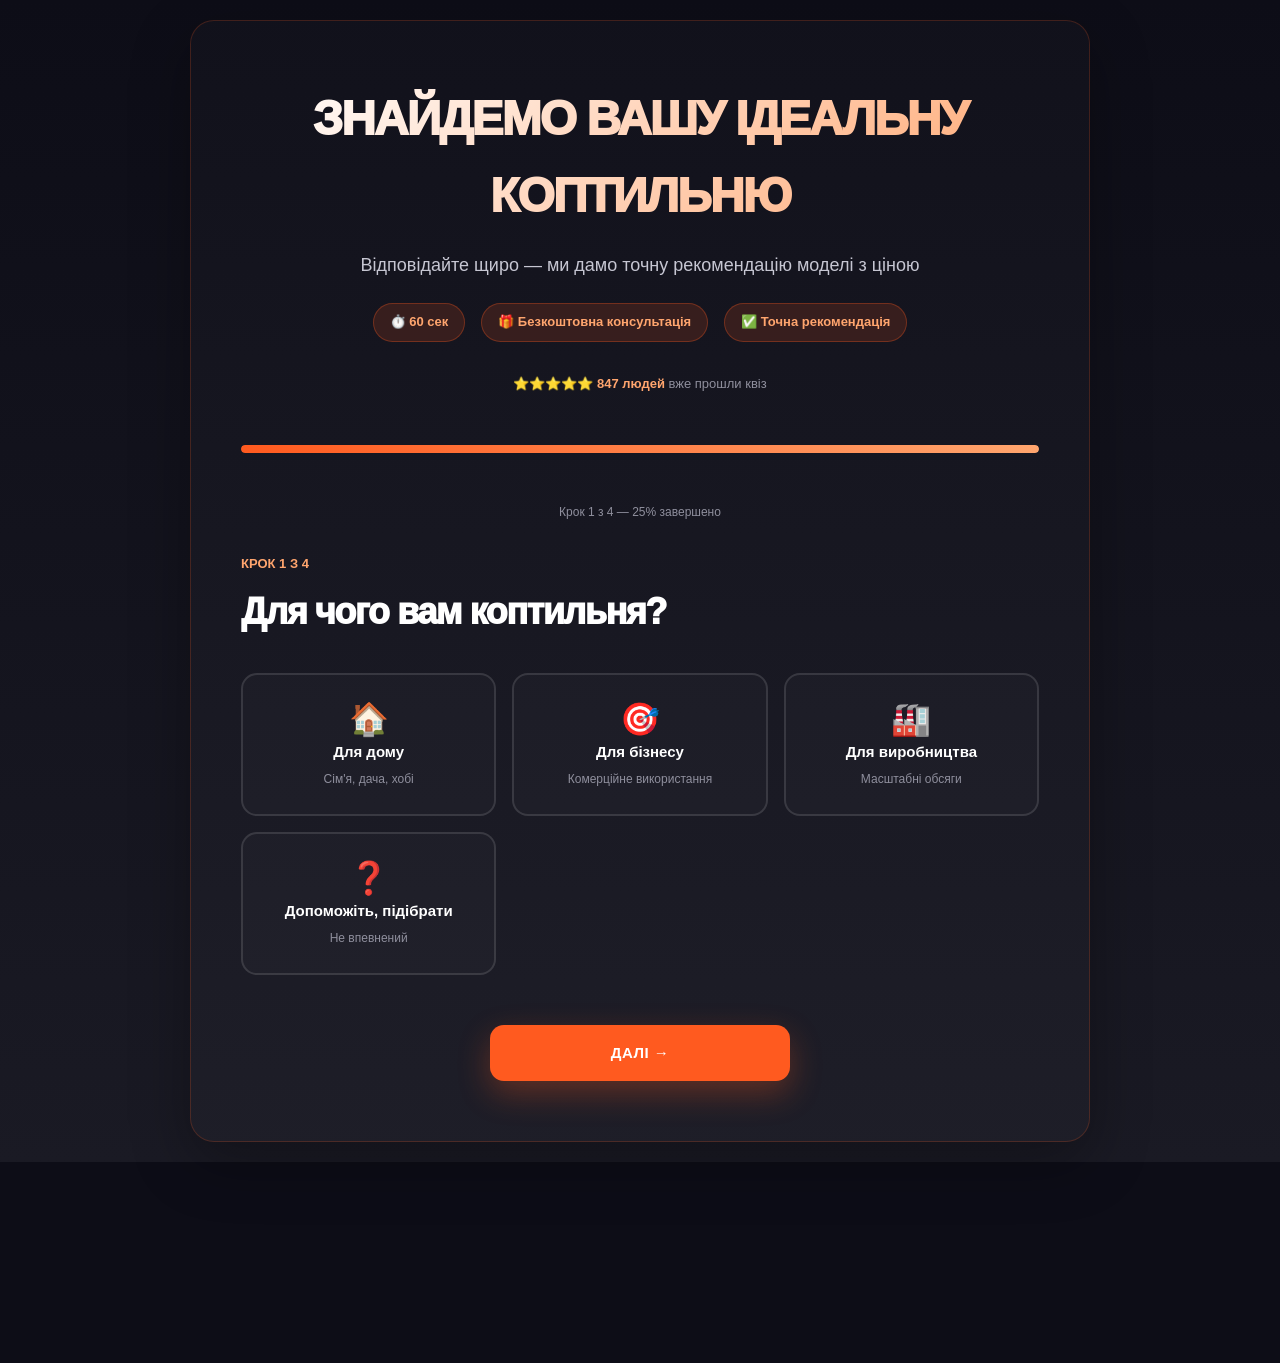
<file: landing-preview/quiz-demo.html>
<!DOCTYPE html>
<html lang="uk">
<head>
  <meta charset="UTF-8">
  <meta name="viewport" content="width=device-width, initial-scale=1.0">
  <title>Drevos Quiz — Знайдемо вашу ідеальну коптильню</title>
  <style>
    * {
      box-sizing: border-box;
    }

    body {
      margin: 0;
      padding: 0;
      background: #0d0d17;
      color: #fff;
      font-family: Inter, -apple-system, BlinkMacSystemFont, Segoe UI, sans-serif;
      line-height: 1.6;
    }

    .quiz-wrapper {
      min-height: 100vh;
      display: flex;
      align-items: center;
      justify-content: center;
      padding: 20px;
      background: linear-gradient(180deg, #0d0d17 0%, #1a1a24 100%);
    }

    .quiz-container {
      width: 100%;
      max-width: 900px;
      background: rgba(255,255,255,0.02);
      border: 1px solid rgba(255,90,31,0.2);
      border-radius: 24px;
      padding: 60px 50px;
      box-shadow: 0 20px 60px rgba(0,0,0,0.3);
    }

    /* Header */
    .quiz-header {
      text-align: center;
      margin-bottom: 50px;
    }

    .quiz-header h1 {
      margin: 0 0 16px;
      font-size: clamp(32px, 5vw, 48px);
      font-weight: 1000;
      letter-spacing: -0.04em;
      text-transform: uppercase;
      background: linear-gradient(135deg, #fff 0%, #ffa56e 100%);
      -webkit-background-clip: text;
      -webkit-text-fill-color: transparent;
      background-clip: text;
    }

    .quiz-header p {
      margin: 0 0 24px;
      color: #c6c6d2;
      font-size: 18px;
      max-width: 600px;
      margin-left: auto;
      margin-right: auto;
    }

    .quiz-badges {
      display: flex;
      gap: 16px;
      justify-content: center;
      flex-wrap: wrap;
      margin-bottom: 32px;
    }

    .badge {
      display: inline-flex;
      align-items: center;
      gap: 6px;
      padding: 8px 16px;
      background: rgba(255,90,31,0.15);
      border: 1px solid rgba(255,90,31,0.3);
      border-radius: 999px;
      font-size: 13px;
      font-weight: 700;
      color: #ffa56e;
    }

    .social-proof {
      text-align: center;
      color: #8f8f9d;
      font-size: 13px;
      margin-bottom: 32px;
    }

    .social-proof strong {
      color: #ffa56e;
      font-weight: 900;
    }

    /* Progress Bar */
    .quiz-progress {
      width: 100%;
      height: 8px;
      background: rgba(255,255,255,0.08);
      border-radius: 999px;
      overflow: hidden;
      margin-bottom: 50px;
    }

    .quiz-progress-bar {
      height: 100%;
      background: linear-gradient(90deg, #ff5a1f 0%, #ffa56e 100%);
      transition: width 0.4s cubic-bezier(0.34, 1.56, 0.64, 1);
      border-radius: 999px;
      box-shadow: 0 0 20px rgba(255,90,31,0.5);
    }

    .progress-text {
      text-align: center;
      font-size: 12px;
      color: #8f8f9d;
      margin-top: 8px;
      margin-bottom: 32px;
    }

    /* Questions */
    .quiz-questions {
      min-height: 400px;
      position: relative;
    }

    .quiz-question {
      opacity: 0;
      transform: translateY(20px);
      transition: all 0.3s ease;
      pointer-events: none;
      position: absolute;
      width: 100%;
    }

    .quiz-question.active {
      opacity: 1;
      transform: translateY(0);
      pointer-events: auto;
      position: relative;
      animation: slideIn 0.4s ease;
    }

    @keyframes slideIn {
      from {
        opacity: 0;
        transform: translateY(20px);
      }
      to {
        opacity: 1;
        transform: translateY(0);
      }
    }

    .quiz-question h2 {
      margin: 0 0 32px;
      font-size: clamp(24px, 3vw, 36px);
      font-weight: 1000;
      letter-spacing: -0.04em;
    }

    .quiz-step {
      font-size: 13px;
      color: #ffa56e;
      font-weight: 900;
      margin-bottom: 8px;
      text-transform: uppercase;
    }

    /* Options Grid */
    .quiz-options {
      display: grid;
      grid-template-columns: repeat(auto-fit, minmax(220px, 1fr));
      gap: 16px;
    }

    .quiz-option {
      padding: 28px 24px;
      border: 2px solid rgba(255,255,255,0.12);
      border-radius: 16px;
      background: rgba(255,255,255,0.02);
      color: #fff;
      cursor: pointer;
      transition: all 0.25s ease;
      display: flex;
      flex-direction: column;
      align-items: center;
      justify-content: center;
      gap: 12px;
      text-align: center;
      font-weight: 700;
      font-size: 15px;
      position: relative;
      overflow: hidden;
    }

    .quiz-option::before {
      content: '';
      position: absolute;
      inset: 0;
      background: linear-gradient(135deg, rgba(255,90,31,0.1) 0%, transparent 100%);
      opacity: 0;
      transition: opacity 0.25s ease;
      z-index: 0;
    }

    .quiz-option-content {
      position: relative;
      z-index: 1;
      display: flex;
      flex-direction: column;
      align-items: center;
      gap: 8px;
      width: 100%;
    }

    .quiz-option-icon {
      font-size: 32px;
      line-height: 1;
      transition: transform 0.25s ease;
    }

    .quiz-option-text {
      display: block;
    }

    .quiz-option-subtext {
      font-size: 12px;
      color: #8f8f9d;
      font-weight: 500;
      margin-top: 4px;
    }

    .quiz-option:hover {
      border-color: rgba(255,90,31,0.4);
      background: rgba(255,90,31,0.08);
      transform: translateY(-4px);
    }

    .quiz-option:hover::before {
      opacity: 1;
    }

    .quiz-option:hover .quiz-option-icon {
      transform: scale(1.15);
    }

    .quiz-option.selected {
      border-color: #ff5a1f;
      background: rgba(255,90,31,0.2);
      color: #ffa56e;
    }

    .quiz-option.selected::after {
      content: '✓';
      position: absolute;
      top: 10px;
      right: 12px;
      font-size: 20px;
      color: #ff5a1f;
      font-weight: 900;
      animation: checkPop 0.4s cubic-bezier(0.34, 1.56, 0.64, 1);
    }

    @keyframes checkPop {
      0% {
        transform: scale(0) rotate(-180deg);
        opacity: 0;
      }
      100% {
        transform: scale(1) rotate(0);
        opacity: 1;
      }
    }

    /* Results Screen */
    .quiz-results {
      display: none;
      text-align: center;
      animation: fadeIn 0.5s ease;
    }

    .quiz-results.active {
      display: block;
    }

    @keyframes fadeIn {
      from { opacity: 0; }
      to { opacity: 1; }
    }

    .results-icon {
      font-size: 80px;
      margin-bottom: 24px;
      animation: bounce 0.8s ease;
    }

    @keyframes bounce {
      0%, 100% { transform: translateY(0); }
      50% { transform: translateY(-20px); }
    }

    .results-title {
      font-size: 32px;
      font-weight: 1000;
      margin-bottom: 16px;
      color: #ffa56e;
    }

    .results-subtitle {
      font-size: 16px;
      color: #c6c6d2;
      margin-bottom: 32px;
    }

    .recommendation-box {
      background: linear-gradient(135deg, rgba(255,90,31,0.2) 0%, rgba(255,90,31,0.05) 100%);
      border: 2px solid rgba(255,90,31,0.3);
      border-radius: 18px;
      padding: 32px;
      margin-bottom: 32px;
      text-align: left;
    }

    .recommendation-model {
      font-size: 28px;
      font-weight: 1000;
      color: #ffa56e;
      margin-bottom: 8px;
    }

    .recommendation-spec {
      font-size: 14px;
      color: #8f8f9d;
      margin-bottom: 16px;
    }

    .recommendation-price {
      font-size: 18px;
      font-weight: 900;
      color: #fff;
      margin-bottom: 16px;
      padding: 12px;
      background: rgba(255,90,31,0.15);
      border-radius: 8px;
    }

    .recommendation-reason {
      font-size: 14px;
      color: #c6c6d2;
      line-height: 1.6;
      font-style: italic;
    }

    /* Contact Form */
    .contact-form {
      margin-bottom: 32px;
      text-align: left;
    }

    .contact-form h3 {
      margin: 0 0 16px;
      font-size: 18px;
      font-weight: 900;
      text-align: center;
    }

    .form-group {
      margin-bottom: 16px;
    }

    .form-group label {
      display: block;
      margin-bottom: 8px;
      font-size: 13px;
      font-weight: 700;
      color: #ffa56e;
    }

    .form-group input,
    .form-group select {
      width: 100%;
      padding: 14px 16px;
      border: 1px solid rgba(255,255,255,0.12);
      border-radius: 10px;
      background: rgba(255,255,255,0.04);
      color: #fff;
      font-size: 14px;
      font-family: inherit;
      transition: all 0.25s ease;
    }

    .form-group input:focus,
    .form-group select:focus {
      outline: none;
      border-color: rgba(255,90,31,0.5);
      background: rgba(255,90,31,0.1);
    }

    /* Buttons */
    .quiz-actions {
      display: flex;
      gap: 14px;
      justify-content: center;
      margin-top: 50px;
    }

    .btn {
      min-height: 56px;
      padding: 16px 32px;
      border: none;
      border-radius: 14px;
      font-size: 15px;
      font-weight: 900;
      text-transform: uppercase;
      letter-spacing: 0.03em;
      cursor: pointer;
      transition: all 0.25s ease;
      display: inline-flex;
      align-items: center;
      justify-content: center;
      gap: 8px;
    }

    .btn-next {
      background: #ff5a1f;
      color: #fff;
      flex: 1;
      max-width: 300px;
      box-shadow: 0 12px 32px rgba(255,90,31,0.3);
    }

    .btn-next:hover {
      background: #ff7a41;
      transform: translateY(-2px);
      box-shadow: 0 16px 40px rgba(255,90,31,0.4);
    }

    .btn-next:disabled {
      opacity: 0.5;
      cursor: not-allowed;
      transform: none;
    }

    .btn-back {
      background: transparent;
      color: #ffa56e;
      border: 2px solid rgba(255,90,31,0.3);
    }

    .btn-back:hover {
      border-color: rgba(255,90,31,0.6);
      background: rgba(255,90,31,0.1);
    }

    .btn-submit {
      background: #ff5a1f;
      color: #fff;
      width: 100%;
      max-width: 500px;
      font-size: 16px;
    }

    .btn-submit:hover {
      background: #ff7a41;
      transform: translateY(-2px);
    }

    /* Mobile */
    @media (max-width: 768px) {
      .quiz-container {
        padding: 40px 24px;
      }

      .quiz-header {
        margin-bottom: 40px;
      }

      .quiz-options {
        grid-template-columns: 1fr;
      }

      .quiz-option {
        padding: 24px 20px;
      }

      .quiz-actions {
        flex-direction: column;
      }

      .btn-next,
      .btn-submit {
        max-width: 100%;
      }

      .recommendation-box {
        padding: 24px;
      }
    }
  </style>
</head>
<body>
  <div class="quiz-wrapper">
    <div class="quiz-container">
      <!-- Header -->
      <div class="quiz-header">
        <h1>Знайдемо вашу ідеальну коптильню</h1>
        <p>Відповідайте щиро — ми дамо точну рекомендацію моделі з ціною</p>

        <div class="quiz-badges">
          <div class="badge">⏱️ 60 сек</div>
          <div class="badge">🎁 Безкоштовна консультація</div>
          <div class="badge">✅ Точна рекомендація</div>
        </div>

        <div class="social-proof">
          ⭐⭐⭐⭐⭐ <strong>847 людей</strong> вже прошли квіз
        </div>
      </div>

      <!-- Progress -->
      <div class="quiz-progress">
        <div class="quiz-progress-bar" id="progressBar"></div>
      </div>
      <div class="progress-text">
        <span id="progressText">Крок 1 з 4 — 25% завершено</span>
      </div>

      <!-- Questions -->
      <div class="quiz-questions">
        <!-- Q1 -->
        <div class="quiz-question active" data-question="1">
          <div class="quiz-step">Крок 1 з 4</div>
          <h2>Для чого вам коптильня?</h2>
          <div class="quiz-options">
            <button class="quiz-option" data-answer="home">
              <div class="quiz-option-content">
                <div class="quiz-option-icon">🏠</div>
                <div class="quiz-option-text">Для дому</div>
                <div class="quiz-option-subtext">Сім'я, дача, хобі</div>
              </div>
            </button>
            <button class="quiz-option" data-answer="craft">
              <div class="quiz-option-content">
                <div class="quiz-option-icon">🎯</div>
                <div class="quiz-option-text">Для бізнесу</div>
                <div class="quiz-option-subtext">Комерційне використання</div>
              </div>
            </button>
            <button class="quiz-option" data-answer="production">
              <div class="quiz-option-content">
                <div class="quiz-option-icon">🏭</div>
                <div class="quiz-option-text">Для виробництва</div>
                <div class="quiz-option-subtext">Масштабні обсяги</div>
              </div>
            </button>
            <button class="quiz-option" data-answer="help">
              <div class="quiz-option-content">
                <div class="quiz-option-icon">❓</div>
                <div class="quiz-option-text">Допоможіть, підібрати</div>
                <div class="quiz-option-subtext">Не впевнений</div>
              </div>
            </button>
          </div>
        </div>

        <!-- Q2 -->
        <div class="quiz-question" data-question="2">
          <div class="quiz-step">Крок 2 з 4</div>
          <h2>Що плануєте готувати?</h2>
          <div class="quiz-options">
            <button class="quiz-option" data-answer="fish">
              <div class="quiz-option-content">
                <div class="quiz-option-icon">🐟</div>
                <div class="quiz-option-text">Рибу</div>
              </div>
            </button>
            <button class="quiz-option" data-answer="sausage">
              <div class="quiz-option-content">
                <div class="quiz-option-icon">🌭</div>
                <div class="quiz-option-text">Колбасу</div>
              </div>
            </button>
            <button class="quiz-option" data-answer="meat">
              <div class="quiz-option-content">
                <div class="quiz-option-icon">🍖</div>
                <div class="quiz-option-text">М'ясо</div>
              </div>
            </button>
            <button class="quiz-option" data-answer="all">
              <div class="quiz-option-content">
                <div class="quiz-option-icon">✨</div>
                <div class="quiz-option-text">Всі підряд</div>
              </div>
            </button>
          </div>
        </div>

        <!-- Q3 -->
        <div class="quiz-question" data-question="3">
          <div class="quiz-step">Крок 3 з 4</div>
          <h2>Яке завантаження потрібне?</h2>
          <div class="quiz-options">
            <button class="quiz-option" data-answer="small">
              <div class="quiz-option-content">
                <div class="quiz-option-icon">📦</div>
                <div class="quiz-option-text">До 10 кг</div>
              </div>
            </button>
            <button class="quiz-option" data-answer="medium">
              <div class="quiz-option-content">
                <div class="quiz-option-icon">📦📦</div>
                <div class="quiz-option-text">До 30 кг</div>
              </div>
            </button>
            <button class="quiz-option" data-answer="large">
              <div class="quiz-option-content">
                <div class="quiz-option-icon">📦📦📦</div>
                <div class="quiz-option-text">До 100 кг</div>
              </div>
            </button>
          </div>
        </div>

        <!-- Q4 -->
        <div class="quiz-question" data-question="4">
          <div class="quiz-step">Крок 4 з 4</div>
          <h2>Як з вами зв'язатися?</h2>
          <div class="quiz-options">
            <button class="quiz-option" data-answer="telegram">
              <div class="quiz-option-content">
                <div class="quiz-option-icon">📱</div>
                <div class="quiz-option-text">Telegram</div>
                <div class="quiz-option-subtext">Мгновенно</div>
              </div>
            </button>
            <button class="quiz-option" data-answer="viber">
              <div class="quiz-option-content">
                <div class="quiz-option-icon">💬</div>
                <div class="quiz-option-text">Viber</div>
                <div class="quiz-option-subtext">Практично</div>
              </div>
            </button>
            <button class="quiz-option" data-answer="email">
              <div class="quiz-option-content">
                <div class="quiz-option-icon">📧</div>
                <div class="quiz-option-text">Email</div>
                <div class="quiz-option-subtext">Офіційно</div>
              </div>
            </button>
          </div>
        </div>
      </div>

      <!-- Results -->
      <div class="quiz-results" id="results">
        <div class="results-icon">✨</div>
        <div class="results-title">Готово!</div>
        <div class="results-subtitle">Ось ваша ідеальна коптильня:</div>

        <div class="recommendation-box" id="recommendationBox">
          <div class="recommendation-model">🔥 Drevos Family PRO</div>
          <div class="recommendation-spec">Вертикальна коптильня • Завантаження 20-25 кг</div>
          <div class="recommendation-price">Ціна: $1,299 USD</div>
          <div class="recommendation-reason" id="recommendationReason">
            "Ідеально для вас, бо ви хочете готувати рибу та м'ясо для сім'ї з максимальною якістю"
          </div>
        </div>

        <div class="contact-form">
          <h3>Отримайте каталог з деталями</h3>
          <form id="contactForm">
            <div class="form-group">
              <label>Ваше ім'я</label>
              <input type="text" placeholder="Іван Петренко" required>
            </div>
            <div class="form-group">
              <label>Ваш номер телефону</label>
              <input type="tel" placeholder="+380 (97) 123-45-67" required>
            </div>
            <div class="form-group">
              <label>Як з вами зв'язатися</label>
              <select required id="contactMethod">
                <option value="">Виберіть спосіб</option>
                <option value="telegram">Telegram</option>
                <option value="viber">Viber</option>
                <option value="email">Email</option>
              </select>
            </div>
            <button type="submit" class="btn btn-submit">📧 Отримати каталог + рекомендацію</button>
          </form>
        </div>

        <p style="color: #8f8f9d; font-size: 12px; margin-top: 24px;">
          ✅ Менеджер напише вам протягом 5 хвилин<br>
          🎁 + Безкоштовна консультація про запуск<br>
          🚀 Швидка обробка замовлення
        </p>
      </div>

      <!-- Actions -->
      <div class="quiz-actions">
        <button class="btn btn-back" id="backBtn" style="display: none;">← Назад</button>
        <button class="btn btn-next" id="nextBtn">Далі →</button>
      </div>
    </div>
  </div>

  <script>
    const quiz = {
      currentQuestion: 1,
      totalQuestions: 4,
      answers: {},

      init() {
        this.bindEvents();
      },

      bindEvents() {
        document.querySelectorAll('.quiz-option').forEach(btn => {
          btn.addEventListener('click', (e) => this.selectAnswer(e.target.closest('.quiz-option')));
        });

        document.getElementById('nextBtn').addEventListener('click', () => this.nextQuestion());
        document.getElementById('backBtn').addEventListener('click', () => this.prevQuestion());
        document.getElementById('contactForm').addEventListener('submit', (e) => this.submitForm(e));
      },

      selectAnswer(btn) {
        const question = btn.closest('.quiz-question');
        document.querySelectorAll(`[data-question="${question.dataset.question}"] .quiz-option`).forEach(b => b.classList.remove('selected'));
        btn.classList.add('selected');
        this.answers[question.dataset.question] = btn.dataset.answer;

        document.getElementById('nextBtn').disabled = false;
      },

      updateProgress() {
        const percent = (this.currentQuestion / this.totalQuestions) * 100;
        document.getElementById('progressBar').style.width = percent + '%';
        document.getElementById('progressText').textContent = `Крок ${this.currentQuestion} з ${this.totalQuestions} — ${Math.round(percent)}% завершено`;
      },

      showQuestion(num) {
        document.querySelectorAll('.quiz-question').forEach(q => q.classList.remove('active'));
        document.querySelector(`[data-question="${num}"]`).classList.add('active');
        document.getElementById('nextBtn').disabled = true;
        document.getElementById('nextBtn').textContent = num === this.totalQuestions ? '✅ Отримати рекомендацію' : 'Далі →';
        document.getElementById('backBtn').style.display = num > 1 ? 'block' : 'none';
        this.updateProgress();
      },

      nextQuestion() {
        if (this.currentQuestion < this.totalQuestions) {
          this.currentQuestion++;
          this.showQuestion(this.currentQuestion);
        } else {
          this.showResults();
        }
      },

      prevQuestion() {
        if (this.currentQuestion > 1) {
          this.currentQuestion--;
          this.showQuestion(this.currentQuestion);
        }
      },

      showResults() {
        document.querySelectorAll('.quiz-question').forEach(q => q.classList.remove('active'));
        document.getElementById('results').classList.add('active');
        document.querySelector('.quiz-actions').style.display = 'none';
        this.generateRecommendation();
      },

      generateRecommendation() {
        const recommendations = {
          'home|fish|small|telegram': { model: '🔥 Drevos Family 20', price: '$899', spec: 'Компактна • 5-20 кг' },
          'home|meat|medium|viber': { model: '🔥 Drevos Family PRO', price: '$1,299', spec: 'Вертикальна • 20-25 кг' },
          'craft|sausage|large|email': { model: '🔥 Drevos Big PRO', price: '$2,499', spec: 'Професійна • 50-60 кг' },
          'production|all|large|telegram': { model: '🔥 Drevos SK 100', price: '$4,999', spec: 'Індустріальна • 80-100 кг' },
        };

        const key = Object.keys(this.answers).sort().map(k => this.answers[k]).join('|');
        const rec = recommendations[key] || { model: '🔥 Drevos Family PRO', price: '$1,299', spec: 'Універсальна • 20-25 кг' };

        document.querySelector('.recommendation-model').textContent = rec.model;
        document.querySelector('.recommendation-spec').textContent = rec.spec;
        document.querySelector('.recommendation-price').textContent = `Ціна: ${rec.price}`;
        document.getElementById('recommendationReason').textContent = `"На основі ваших відповідей, ця модель ідеально підійде для ${this.getReasonText()}"`;
      },

      getReasonText() {
        const use = this.answers['1'];
        const what = this.answers['2'];
        return `${use === 'home' ? 'приватного користування' : 'комерційного використання'} з готуванням ${what}`;
      },

      submitForm(e) {
        e.preventDefault();
        alert('✅ Дякуємо! Менеджер напише вам протягом 5 хвилин!');
        console.log('Form submitted:', this.answers);
      }
    };

    quiz.init();
  </script>
</body>
</html>
</file>
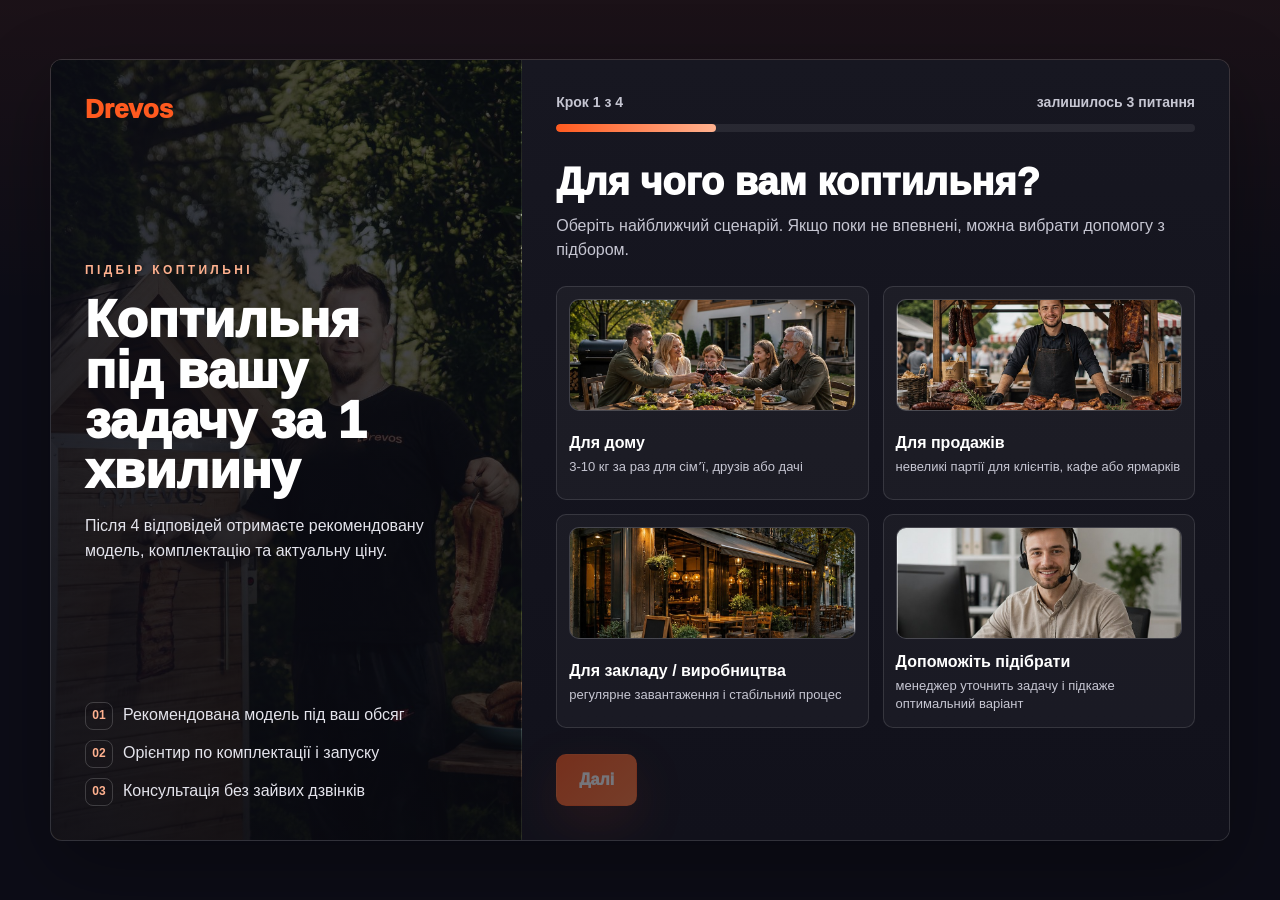
<file: landing-preview/quiz-preview.html>
<!doctype html>
<html lang="uk">
<head>
  <meta charset="UTF-8">
  <meta name="viewport" content="width=device-width, initial-scale=1.0">
  <title>Drevos Quiz Preview</title>
  <style>
    :root {
      --bg: #0d0d17;
      --panel: #171721;
      --panel-strong: #20202b;
      --text: #ffffff;
      --muted: #c6c6d2;
      --soft: #8c8c98;
      --accent: #ff5a1f;
      --accent-soft: #ffb18f;
      --line: rgba(255,255,255,0.12);
      font-family: Inter, Arial, sans-serif;
    }

    * {
      box-sizing: border-box;
    }

    body {
      margin: 0;
      min-height: 100vh;
      background:
        linear-gradient(180deg, rgba(255,90,31,0.06), transparent 34%),
        var(--bg);
      color: var(--text);
    }

    button,
    input {
      font: inherit;
    }

    .preview-shell {
      width: min(1180px, calc(100% - 40px));
      min-height: 100vh;
      margin: 0 auto;
      padding: 48px 0;
      display: grid;
      align-items: center;
    }

    .quiz-preview {
      display: grid;
      grid-template-columns: minmax(280px, 0.9fr) minmax(0, 1.35fr);
      min-height: 680px;
      overflow: hidden;
      border: 1px solid var(--line);
      border-radius: 12px;
      background: rgba(255,255,255,0.035);
      box-shadow: 0 28px 80px rgba(0,0,0,0.32);
    }

    .quiz-side {
      position: relative;
      display: flex;
      flex-direction: column;
      justify-content: space-between;
      padding: 34px;
      border-right: 1px solid var(--line);
      background:
        linear-gradient(180deg, rgba(0,0,0,0.18), rgba(0,0,0,0.62)),
        url("images/advantages/support.jpg") center / cover;
    }

    .quiz-side::before {
      content: "";
      position: absolute;
      inset: 0;
      background: linear-gradient(90deg, rgba(13,13,23,0.82), rgba(13,13,23,0.56));
    }

    .quiz-side > * {
      position: relative;
      z-index: 1;
    }

    .brand {
      color: var(--accent);
      font-size: 26px;
      font-weight: 1000;
    }

    .side-copy {
      display: grid;
      gap: 18px;
      max-width: 360px;
    }

    .kicker {
      color: var(--accent-soft);
      font-size: 12px;
      font-weight: 900;
      letter-spacing: 0.28em;
      text-transform: uppercase;
    }

    h1,
    h2,
    p {
      margin: 0;
    }

    h1 {
      font-size: clamp(32px, 4vw, 56px);
      line-height: 0.98;
      letter-spacing: 0;
      font-weight: 1000;
    }

    .side-copy p,
    .trust-list {
      color: #e4e4ec;
      font-size: 16px;
      line-height: 1.55;
    }

    .trust-list {
      display: grid;
      gap: 10px;
      padding: 0;
      margin: 0;
      list-style: none;
    }

    .trust-list li {
      display: grid;
      grid-template-columns: 28px minmax(0, 1fr);
      gap: 10px;
      align-items: center;
    }

    .trust-list span {
      display: grid;
      place-items: center;
      width: 28px;
      height: 28px;
      border: 1px solid rgba(255,255,255,0.18);
      border-radius: 8px;
      color: var(--accent-soft);
      font-size: 12px;
      font-weight: 900;
    }

    .quiz-card {
      display: flex;
      flex-direction: column;
      padding: 34px;
      background: linear-gradient(180deg, var(--panel), #11111b);
    }

    .quiz-top {
      display: grid;
      gap: 14px;
      margin-bottom: 30px;
    }

    .progress-row {
      display: flex;
      justify-content: space-between;
      gap: 18px;
      color: var(--muted);
      font-size: 14px;
      font-weight: 800;
    }

    .progress {
      height: 8px;
      overflow: hidden;
      border-radius: 999px;
      background: rgba(255,255,255,0.08);
    }

    .progress-bar {
      width: 25%;
      height: 100%;
      border-radius: inherit;
      background: linear-gradient(90deg, var(--accent), var(--accent-soft));
      transition: width 0.28s ease;
    }

    .steps {
      position: relative;
      flex: 1;
      min-height: 410px;
    }

    .step {
      position: absolute;
      inset: 0;
      opacity: 0;
      transform: translateY(12px);
      pointer-events: none;
      transition: opacity 0.22s ease, transform 0.22s ease;
    }

    .step.is-active {
      position: relative;
      opacity: 1;
      transform: translateY(0);
      pointer-events: auto;
    }

    .step h2 {
      margin-bottom: 10px;
      font-size: clamp(26px, 3vw, 38px);
      line-height: 1.08;
      letter-spacing: 0;
      font-weight: 1000;
    }

    .step-lead {
      max-width: 620px;
      margin-bottom: 24px;
      color: var(--muted);
      font-size: 16px;
      line-height: 1.5;
    }

    .options {
      display: grid;
      grid-template-columns: repeat(2, minmax(0, 1fr));
      gap: 14px;
    }

    .option {
      display: grid;
      grid-template-columns: 48px minmax(0, 1fr);
      gap: 14px;
      align-items: center;
      min-height: 104px;
      padding: 16px;
      border: 1px solid var(--line);
      border-radius: 10px;
      background: rgba(255,255,255,0.035);
      color: var(--text);
      text-align: left;
      cursor: pointer;
      transition: border-color 0.18s ease, background 0.18s ease, transform 0.18s ease;
    }

    .option:hover {
      border-color: rgba(255,90,31,0.48);
      background: rgba(255,90,31,0.08);
      transform: translateY(-2px);
    }

    .option.is-selected {
      border-color: var(--accent);
      background: rgba(255,90,31,0.16);
    }

    .option.has-visual {
      grid-template-columns: 1fr;
      gap: 12px;
      align-items: start;
      min-height: 214px;
      padding: 12px;
    }

    .option-visual {
      display: block;
      width: 100%;
      height: 112px;
      overflow: hidden;
      border: 1px solid rgba(255,255,255,0.12);
      border-radius: 10px;
      background: linear-gradient(145deg, rgba(255,255,255,0.1), rgba(255,255,255,0.035));
    }

    .option-visual svg {
      display: none;
      width: 100%;
      height: 100%;
    }

    .option-visual img {
      display: block;
      width: 100%;
      height: 100%;
      object-fit: cover;
    }

    .option-mark {
      display: grid;
      place-items: center;
      width: 48px;
      height: 48px;
      border-radius: 10px;
      background: rgba(255,255,255,0.08);
      color: var(--accent-soft);
      font-size: 12px;
      font-weight: 1000;
      text-transform: uppercase;
    }

    .option-title {
      display: block;
      color: var(--text);
      font-size: 16px;
      line-height: 1.25;
      font-weight: 900;
    }

    .option-text {
      display: block;
      margin-top: 5px;
      color: var(--muted);
      font-size: 13px;
      line-height: 1.35;
    }

    .contact-grid {
      display: grid;
      gap: 18px;
    }

    .contact-methods {
      display: grid;
      grid-template-columns: repeat(3, minmax(0, 1fr));
      gap: 12px;
    }

    .method {
      display: grid;
      place-items: center;
      gap: 8px;
      min-height: 86px;
      padding: 14px;
      border: 1px solid var(--line);
      border-radius: 10px;
      background: rgba(255,255,255,0.035);
      color: var(--text);
      font-weight: 900;
      cursor: pointer;
    }

    .method-icon {
      display: grid;
      place-items: center;
      width: 30px;
      height: 30px;
      border-radius: 999px;
      background: rgba(255,255,255,0.08);
      color: #fff;
    }

    .method-icon svg {
      display: block;
      width: 18px;
      height: 18px;
      fill: currentColor;
    }

    .method-icon-telegram {
      background: #229ED9;
    }

    .method-icon-viber {
      background: #7360F2;
    }

    .method-icon-phone {
      background: rgba(255,90,31,0.18);
      color: var(--accent-soft);
    }

    .method.is-selected {
      border-color: var(--accent);
      background: rgba(255,90,31,0.16);
      color: var(--accent-soft);
    }

    .field {
      display: grid;
      gap: 8px;
    }

    .field label {
      color: var(--text);
      font-size: 14px;
      font-weight: 900;
    }

    .field input {
      width: 100%;
      min-height: 56px;
      padding: 0 16px;
      border: 1px solid var(--line);
      border-radius: 10px;
      background: rgba(255,255,255,0.06);
      color: var(--text);
      outline: none;
    }

    .field input:focus {
      border-color: var(--accent);
      box-shadow: 0 0 0 3px rgba(255,90,31,0.16);
    }

    .helper {
      min-height: 20px;
      color: var(--soft);
      font-size: 13px;
    }

    .actions {
      display: flex;
      justify-content: space-between;
      gap: 14px;
      margin-top: 26px;
    }

    .btn {
      min-height: 52px;
      padding: 0 22px;
      border: 1px solid transparent;
      border-radius: 10px;
      color: var(--text);
      font-weight: 1000;
      cursor: pointer;
      transition: opacity 0.18s ease, transform 0.18s ease, background 0.18s ease;
    }

    .btn:hover:not(:disabled) {
      transform: translateY(-1px);
    }

    .btn:disabled {
      cursor: not-allowed;
      opacity: 0.42;
    }

    .btn-primary {
      background: linear-gradient(135deg, var(--accent), #ff7a3d);
      box-shadow: 0 18px 46px rgba(255,90,31,0.22);
    }

    .btn-secondary {
      border-color: var(--line);
      background: rgba(255,255,255,0.045);
    }

    .result-screen {
      display: none;
      gap: 20px;
      min-height: 410px;
      align-content: center;
    }

    .result-screen.is-visible {
      display: grid;
    }

    .result-card {
      padding: 22px;
      border: 1px solid rgba(255,90,31,0.32);
      border-radius: 10px;
      background: rgba(255,90,31,0.11);
    }

    .result-card strong {
      display: block;
      margin-bottom: 8px;
      color: var(--accent-soft);
      font-size: 14px;
      text-transform: uppercase;
      letter-spacing: 0.08em;
    }

    .result-card h2 {
      font-size: clamp(28px, 4vw, 44px);
      line-height: 1.05;
    }

    .result-card p {
      margin-top: 12px;
      color: #ececf2;
      line-height: 1.55;
    }

    .result-summary {
      display: grid;
      grid-template-columns: repeat(3, minmax(0, 1fr));
      gap: 12px;
    }

    .summary-item {
      padding: 14px;
      border: 1px solid var(--line);
      border-radius: 10px;
      background: rgba(255,255,255,0.035);
      color: var(--muted);
      font-size: 13px;
      line-height: 1.35;
    }

    .summary-item b {
      display: block;
      margin-bottom: 4px;
      color: var(--text);
      font-size: 14px;
    }

    @media (max-width: 900px) {
      .preview-shell {
        width: min(100% - 24px, 680px);
        padding: 24px 0;
      }

      .quiz-preview {
        grid-template-columns: 1fr;
      }

      .quiz-side {
        min-height: 330px;
        border-right: none;
        border-bottom: 1px solid var(--line);
      }
    }

    @media (max-width: 640px) {
      .preview-shell {
        width: 100%;
        padding: 0;
      }

      .quiz-preview {
        min-height: 100vh;
        border: 0;
        border-radius: 0;
      }

      .quiz-side,
      .quiz-card {
        padding: 22px;
      }

      .quiz-side {
        min-height: 300px;
      }

      .options,
      .contact-methods,
      .result-summary {
        grid-template-columns: 1fr;
      }

      .steps,
      .result-screen {
        min-height: 470px;
      }

      .option {
        min-height: 88px;
      }

      .option.has-visual {
        grid-template-columns: 96px minmax(0, 1fr);
        min-height: 112px;
        align-items: center;
        padding: 12px;
      }

      .option-visual {
        width: 96px;
        height: 72px;
      }

      .actions {
        position: sticky;
        bottom: 0;
        z-index: 2;
        margin: 22px -22px -22px;
        padding: 14px 22px calc(14px + env(safe-area-inset-bottom));
        background: rgba(17,17,27,0.94);
        border-top: 1px solid var(--line);
        backdrop-filter: blur(12px);
      }

      .btn {
        flex: 1;
        padding: 0 14px;
      }
    }
  </style>
</head>
<body>
  <main class="preview-shell">
    <section class="quiz-preview" data-quiz-preview>
      <aside class="quiz-side">
        <div class="brand">Drevos</div>
        <div class="side-copy">
          <div class="kicker">Підбір коптильні</div>
          <h1>Коптильня під вашу задачу за 1 хвилину</h1>
          <p>Після 4 відповідей отримаєте рекомендовану модель, комплектацію та актуальну ціну.</p>
        </div>
        <ul class="trust-list" aria-label="Що отримає клієнт">
          <li><span>01</span> Рекомендована модель під ваш обсяг</li>
          <li><span>02</span> Орієнтир по комплектації і запуску</li>
          <li><span>03</span> Консультація без зайвих дзвінків</li>
        </ul>
      </aside>

      <div class="quiz-card">
        <div class="quiz-top">
          <div class="progress-row">
            <span data-progress-label>Крок 1 з 4</span>
            <span data-progress-note>залишилось 3 питання</span>
          </div>
          <div class="progress" aria-hidden="true">
            <div class="progress-bar" data-progress-bar></div>
          </div>
        </div>

        <div class="steps" data-steps>
          <div class="step is-active" data-step="1">
            <h2>Для чого вам коптильня?</h2>
            <p class="step-lead">Оберіть найближчий сценарій. Якщо поки не впевнені, можна вибрати допомогу з підбором.</p>
            <div class="options">
              <button class="option has-visual" type="button" data-answer="purpose" data-value="Для дому" data-model="Family 2.0">
                <span class="option-visual option-visual-home" aria-hidden="true">
                  <img src="images/quiz-preview/quiz-purpose-home.jpg" alt="" width="884" height="438" loading="eager" decoding="async">
                  <svg viewBox="0 0 104 82" role="img">
                    <rect width="104" height="82" fill="#19231f"/>
                    <circle cx="82" cy="16" r="10" fill="#ffb18f"/>
                    <rect x="8" y="41" width="88" height="26" rx="5" fill="#3f2a20"/>
                    <rect x="17" y="34" width="70" height="10" rx="5" fill="#7a4b31"/>
                    <path d="M19 35 L36 21 L53 35 Z" fill="#a8683d"/>
                    <rect x="25" y="35" width="22" height="18" rx="2" fill="#d6a66c"/>
                    <rect x="33" y="42" width="6" height="11" fill="#513023"/>
                    <circle cx="52" cy="31" r="7" fill="#f2d1b3"/>
                    <circle cx="66" cy="31" r="7" fill="#f2d1b3"/>
                    <circle cx="59" cy="24" r="6" fill="#f2d1b3"/>
                    <path d="M44 62 C49 49 70 49 75 62" fill="#ff7a3d"/>
                    <path d="M18 67 H90" stroke="#8ccf7a" stroke-width="4" stroke-linecap="round"/>
                    <circle cx="38" cy="52" r="4" fill="#ffc56f"/>
                    <circle cx="51" cy="52" r="4" fill="#ffc56f"/>
                    <circle cx="64" cy="52" r="4" fill="#ffc56f"/>
                  </svg>
                </span>
                <span><b class="option-title">Для дому</b><span class="option-text">3-10 кг за раз для сімʼї, друзів або дачі</span></span>
              </button>
              <button class="option has-visual" type="button" data-answer="purpose" data-value="Для продажів" data-model="Classic 2.0">
                <span class="option-visual option-visual-sales" aria-hidden="true">
                  <img src="images/quiz-preview/quiz-purpose-sales.jpg" alt="" width="884" height="438" loading="eager" decoding="async">
                  <svg viewBox="0 0 104 82" role="img">
                    <rect width="104" height="82" fill="#1b2027"/>
                    <rect x="8" y="50" width="88" height="18" rx="5" fill="#5c3927"/>
                    <rect x="12" y="28" width="80" height="12" rx="3" fill="#ff7a3d"/>
                    <path d="M12 28 H92 L86 18 H18 Z" fill="#f5d6a2"/>
                    <path d="M14 29 L22 18 M31 29 L39 18 M48 29 L56 18 M65 29 L73 18 M82 29 L90 18" stroke="#c85b32" stroke-width="3"/>
                    <circle cx="30" cy="40" r="7" fill="#f0c8a8"/>
                    <path d="M21 60 C23 48 37 48 40 60" fill="#263746"/>
                    <rect x="50" y="43" width="30" height="7" rx="3.5" fill="#b36a37"/>
                    <rect x="54" y="55" width="28" height="6" rx="3" fill="#cf7b3f"/>
                    <rect x="48" y="61" width="34" height="5" rx="2.5" fill="#e8a15d"/>
                    <circle cx="88" cy="53" r="4" fill="#ffc56f"/>
                    <circle cx="16" cy="53" r="4" fill="#ffc56f"/>
                  </svg>
                </span>
                <span><b class="option-title">Для продажів</b><span class="option-text">невеликі партії для клієнтів, кафе або ярмарків</span></span>
              </button>
              <button class="option has-visual" type="button" data-answer="purpose" data-value="Для закладу або виробництва" data-model="Big 2.0">
                <span class="option-visual option-visual-business" aria-hidden="true">
                  <img src="images/quiz-preview/quiz-purpose-business.jpg" alt="" width="884" height="439" loading="eager" decoding="async">
                  <svg viewBox="0 0 104 82" role="img">
                    <rect width="104" height="82" fill="#172029"/>
                    <rect x="13" y="25" width="78" height="43" rx="5" fill="#253445"/>
                    <rect x="18" y="35" width="18" height="14" rx="2" fill="#f7d6a5"/>
                    <rect x="43" y="35" width="18" height="14" rx="2" fill="#f7d6a5"/>
                    <rect x="68" y="35" width="18" height="14" rx="2" fill="#f7d6a5"/>
                    <rect x="43" y="52" width="18" height="16" rx="2" fill="#8c5a3a"/>
                    <rect x="19" y="17" width="66" height="12" rx="6" fill="#ff7a3d"/>
                    <path d="M18 30 H86" stroke="#ffb18f" stroke-width="4" stroke-linecap="round"/>
                    <path d="M22 17 C29 8 75 8 82 17" fill="none" stroke="#f4d097" stroke-width="5" stroke-linecap="round"/>
                    <path d="M9 68 H95" stroke="#8ccf7a" stroke-width="4" stroke-linecap="round"/>
                    <circle cx="78" cy="55" r="5" fill="#ffb18f"/>
                    <rect x="72" y="60" width="12" height="8" rx="3" fill="#ff7a3d"/>
                  </svg>
                </span>
                <span><b class="option-title">Для закладу / виробництва</b><span class="option-text">регулярне завантаження і стабільний процес</span></span>
              </button>
              <button class="option has-visual" type="button" data-answer="purpose" data-value="Потрібна консультація" data-model="Classic 2.0">
                <span class="option-visual option-visual-consult" aria-hidden="true">
                  <img src="images/quiz-preview/quiz-purpose-consult.jpg" alt="" width="884" height="439" loading="eager" decoding="async">
                  <svg viewBox="0 0 104 82" role="img">
                    <rect width="104" height="82" fill="#1b1f2b"/>
                    <circle cx="51" cy="34" r="16" fill="#f1c5a5"/>
                    <path d="M34 35 C35 18 67 18 68 35 C61 28 43 28 34 35" fill="#40302c"/>
                    <path d="M35 67 C39 54 64 54 69 67" fill="#ff7a3d"/>
                    <path d="M34 38 C26 38 26 50 34 50" fill="none" stroke="#ffb18f" stroke-width="4" stroke-linecap="round"/>
                    <path d="M68 38 C77 38 77 50 68 50" fill="none" stroke="#ffb18f" stroke-width="4" stroke-linecap="round"/>
                    <path d="M70 50 C70 60 61 64 52 64" fill="none" stroke="#ffb18f" stroke-width="3" stroke-linecap="round"/>
                    <circle cx="52" cy="64" r="3" fill="#ffb18f"/>
                    <path d="M44 40 C47 43 55 43 58 40" fill="none" stroke="#5b3428" stroke-width="2" stroke-linecap="round"/>
                    <circle cx="23" cy="21" r="8" fill="#2c3d50"/>
                    <path d="M19 21 H27 M23 17 V25" stroke="#ffb18f" stroke-width="2" stroke-linecap="round"/>
                    <circle cx="82" cy="25" r="5" fill="#8ccf7a"/>
                  </svg>
                </span>
                <span><b class="option-title">Допоможіть підібрати</b><span class="option-text">менеджер уточнить задачу і підкаже оптимальний варіант</span></span>
              </button>
            </div>
          </div>

          <div class="step" data-step="2">
            <h2>Що плануєте коптити?</h2>
            <p class="step-lead">Це допоможе підібрати розмір камери, підвіси, полиці та базову комплектацію.</p>
            <div class="options">
              <button class="option has-visual" type="button" data-answer="product" data-value="Рибу">
                <span class="option-visual option-visual-fish" aria-hidden="true">
                  <img src="images/quiz-preview/quiz-product-fish.jpg" alt="" width="764" height="507" loading="lazy" decoding="async">
                </span>
                <span><b class="option-title">Рибу</b><span class="option-text">ціла риба, філе, холодне або гаряче копчення</span></span>
              </button>
              <button class="option has-visual" type="button" data-answer="product" data-value="Ковбаси">
                <span class="option-visual option-visual-sausage" aria-hidden="true">
                  <img src="images/quiz-preview/quiz-product-sausage.jpg" alt="" width="764" height="507" loading="lazy" decoding="async">
                </span>
                <span><b class="option-title">Ковбаси</b><span class="option-text">партії на підвісах, рівномірне копчення</span></span>
              </button>
              <button class="option has-visual" type="button" data-answer="product" data-value="Мʼясо">
                <span class="option-visual option-visual-meat" aria-hidden="true">
                  <img src="images/quiz-preview/quiz-product-meat.jpg" alt="" width="764" height="507" loading="lazy" decoding="async">
                </span>
                <span><b class="option-title">Мʼясо</b><span class="option-text">ребра, сало, птиця, грудинка, делікатеси</span></span>
              </button>
              <button class="option has-visual" type="button" data-answer="product" data-value="Усе: рибу, мʼясо, ковбаси">
                <span class="option-visual option-visual-all" aria-hidden="true">
                  <img src="images/quiz-preview/quiz-product-all.jpg" alt="" width="764" height="507" loading="lazy" decoding="async">
                </span>
                <span><b class="option-title">Усе: рибу, мʼясо, ковбаси</b><span class="option-text">універсальна комплектація для різних продуктів</span></span>
              </button>
            </div>
          </div>

          <div class="step" data-step="3">
            <h2>Яке завантаження потрібно?</h2>
            <p class="step-lead">Не потрібно вгадувати точно. Оберіть найближчий обсяг, який хочете готувати за один цикл.</p>
            <div class="options">
              <button class="option" type="button" data-answer="load" data-value="До 10 кг" data-model="Family 2.0">
                <span class="option-mark">10</span>
                <span><b class="option-title">До 10 кг</b><span class="option-text">домашні партії, тест продукту, подарунки</span></span>
              </button>
              <button class="option" type="button" data-answer="load" data-value="До 30 кг" data-model="Classic 2.0">
                <span class="option-mark">30</span>
                <span><b class="option-title">До 30 кг</b><span class="option-text">продажі, замовлення, невеликий бізнес</span></span>
              </button>
              <button class="option" type="button" data-answer="load" data-value="До 100 кг" data-model="Big 2.0">
                <span class="option-mark">100</span>
                <span><b class="option-title">До 100 кг</b><span class="option-text">заклад, виробництво, регулярні партії</span></span>
              </button>
              <button class="option" type="button" data-answer="load" data-value="Порадьте оптимальний обсяг" data-model="Classic 2.0">
                <span class="option-mark">?</span>
                <span><b class="option-title">Порадьте оптимальний обсяг</b><span class="option-text">якщо стартуєте і хочете не переплатити</span></span>
              </button>
            </div>
          </div>

          <div class="step" data-step="4">
            <h2>Куди надіслати рекомендацію?</h2>
            <p class="step-lead">Залиште контакт, і менеджер надішле модель, комплектацію та актуальну ціну під вашу задачу.</p>
            <div class="contact-grid">
              <div class="contact-methods">
                <button class="method" type="button" data-contact-method="Telegram">
                  <span class="method-icon method-icon-telegram" aria-hidden="true">
                    <svg viewBox="0 0 24 24">
                      <path d="M21.9 4.5 18.8 19c-.2 1-.9 1.2-1.7.7l-4.8-3.5-2.3 2.2c-.3.3-.5.5-1 .5l.4-5 9.1-8.2c.4-.4-.1-.6-.6-.3L6.6 12.5 1.7 11c-1-.3-1-1 .2-1.5L20.6 2.3c.9-.3 1.6.2 1.3 2.2Z"/>
                    </svg>
                  </span>
                  Telegram
                </button>
                <button class="method" type="button" data-contact-method="Viber">
                  <span class="method-icon method-icon-viber" aria-hidden="true">
                    <svg viewBox="0 0 24 24">
                      <path d="M12.1 2.2c-5.7 0-8.5 2.8-8.5 8.2 0 2.3.5 4.2 1.6 5.6l-1 4.4 4.6-1.5c1 .3 2.1.4 3.3.4 5.7 0 8.5-2.8 8.5-8.5 0-5.7-2.8-8.6-8.5-8.6Zm4.7 12.4c-.2.6-1.2 1.2-1.7 1.3-.5.1-1.1.2-3-.5-2.5-1-4.1-3.5-4.2-3.7-.1-.1-1-1.3-1-2.5s.6-1.8.9-2.1c.2-.3.5-.4.8-.4h.6c.2 0 .5 0 .7.5.2.6.8 1.9.9 2 0 .2.1.4 0 .6-.1.2-.2.4-.4.5l-.4.5c-.1.1-.3.3-.1.6.2.3.8 1.3 1.7 2.1 1.2 1 2.1 1.3 2.5 1.5.3.1.5.1.7-.1l.8-1c.2-.3.5-.3.8-.2.3.1 1.9.9 2.2 1.1.3.2.5.3.5.4 0 .2 0 .7-.2 1.4Zm-2.2-9c1.4.3 2.4 1.4 2.6 2.8.1.3-.2.6-.5.6-.3 0-.5-.2-.6-.5-.2-1-.8-1.6-1.8-1.8-.3-.1-.5-.3-.4-.6 0-.4.3-.6.7-.5Zm-.3 2.1c.6.1 1 .5 1.1 1.1.1.3-.1.6-.4.6-.3.1-.6-.1-.6-.4 0-.2-.2-.3-.4-.4-.3 0-.5-.3-.5-.6.1-.3.4-.5.8-.3Z"/>
                    </svg>
                  </span>
                  Viber
                </button>
                <button class="method" type="button" data-contact-method="Телефон">
                  <span class="method-icon method-icon-phone" aria-hidden="true">
                    <svg viewBox="0 0 24 24">
                      <path d="M6.6 2.8c.5-.3 1.1-.2 1.5.2l2.5 3c.4.5.4 1.1 0 1.6L9.3 9.2c.8 1.7 2.1 3.2 3.5 4.5 1.4 1.4 2.9 2.5 4.7 3.2l1.5-1.4c.5-.4 1.1-.5 1.6-.1l3 2.3c.5.4.6 1 .3 1.5-.5 1-1.3 2-2.4 2.5-1.5.8-5.7-.5-10.3-5.1C7.1 12 5.6 7.7 6.4 6.1c.5-1.1 1.3-2.1 2.2-3.3Z"/>
                    </svg>
                  </span>
                  Телефон
                </button>
              </div>
              <div class="field">
                <label for="quiz-contact" data-contact-label>Ваш телефон або Telegram</label>
                <input id="quiz-contact" data-contact-input type="text" autocomplete="off" placeholder="+380... або @username">
                <div class="helper" data-contact-helper>Оберіть канал звʼязку і залиште контакт.</div>
              </div>
            </div>
          </div>
        </div>

        <div class="result-screen" data-result-screen>
          <div class="result-card">
            <strong>Попередня рекомендація</strong>
            <h2 data-result-title>Classic 2.0</h2>
            <p data-result-text>Менеджер уточнить деталі і надішле комплектацію, ціну та рекомендації по запуску.</p>
          </div>
          <div class="result-summary">
            <div class="summary-item"><b>Задача</b><span data-summary-purpose></span></div>
            <div class="summary-item"><b>Продукт</b><span data-summary-product></span></div>
            <div class="summary-item"><b>Контакт</b><span data-summary-contact></span></div>
          </div>
          <button class="btn btn-secondary" type="button" data-restart>Пройти ще раз</button>
        </div>

        <div class="actions" data-actions>
          <button class="btn btn-secondary" type="button" data-back>Назад</button>
          <button class="btn btn-primary" type="button" data-next disabled>Далі</button>
        </div>
      </div>
    </section>
  </main>

  <script>
    const quiz = document.querySelector('[data-quiz-preview]');
    const steps = [...quiz.querySelectorAll('[data-step]')];
    const options = [...quiz.querySelectorAll('[data-answer]')];
    const methods = [...quiz.querySelectorAll('[data-contact-method]')];
    const progressBar = quiz.querySelector('[data-progress-bar]');
    const progressLabel = quiz.querySelector('[data-progress-label]');
    const progressNote = quiz.querySelector('[data-progress-note]');
    const nextButton = quiz.querySelector('[data-next]');
    const backButton = quiz.querySelector('[data-back]');
    const actions = quiz.querySelector('[data-actions]');
    const contactInput = quiz.querySelector('[data-contact-input]');
    const contactLabel = quiz.querySelector('[data-contact-label]');
    const contactHelper = quiz.querySelector('[data-contact-helper]');
    const resultScreen = quiz.querySelector('[data-result-screen]');
    const restartButton = quiz.querySelector('[data-restart]');
    const answers = {};
    let currentStep = 1;
    let autoAdvanceTimer = null;
    nextButton.disabled = true;

    function getActiveStep() {
      return steps.find((step) => Number(step.dataset.step) === currentStep);
    }

    function updateProgress() {
      const total = steps.length;
      const remaining = Math.max(0, total - currentStep);
      progressBar.style.width = `${(currentStep / total) * 100}%`;
      progressLabel.textContent = `Крок ${currentStep} з ${total}`;
      progressNote.textContent = remaining === 1 ? 'залишилось 1 питання' : `залишилось ${remaining} питання`;
    }

    function hasValidContact() {
      const value = contactInput.value.trim();
      if (!answers.contactMethod || value.length < 3) return false;
      return true;
    }

    function updateControls() {
      backButton.hidden = currentStep === 1;
      nextButton.textContent = currentStep === steps.length ? 'Отримати рекомендацію' : 'Далі';

      if (currentStep === steps.length) {
        nextButton.disabled = !hasValidContact();
        return;
      }

      const activeStep = getActiveStep();
      const hasAnswer = Boolean(activeStep.querySelector('.option.is-selected'));
      nextButton.disabled = !hasAnswer;
    }

    function showStep(stepNumber) {
      currentStep = Math.min(Math.max(1, stepNumber), steps.length);
      steps.forEach((step) => step.classList.toggle('is-active', Number(step.dataset.step) === currentStep));
      updateProgress();
      updateControls();
    }

    function chooseOption(option) {
      const activeStep = option.closest('[data-step]');
      activeStep.querySelectorAll('.option').forEach((item) => item.classList.remove('is-selected'));
      option.classList.add('is-selected');
      answers[option.dataset.answer] = option.dataset.value;
      if (option.dataset.model) answers.model = option.dataset.model;
      updateControls();

      window.clearTimeout(autoAdvanceTimer);
      autoAdvanceTimer = window.setTimeout(() => {
        if (currentStep < steps.length) showStep(currentStep + 1);
      }, 420);
    }

    function chooseMethod(method) {
      methods.forEach((item) => item.classList.remove('is-selected'));
      method.classList.add('is-selected');
      answers.contactMethod = method.dataset.contactMethod;
      contactInput.placeholder = answers.contactMethod === 'Telegram' ? '+380... або @username' : '+380...';
      if (answers.contactMethod === 'Telegram') {
        contactLabel.textContent = 'Ваш телефон або Telegram';
        contactHelper.textContent = 'Вкажіть телефон або Telegram-нік, щоб менеджер міг написати.';
      } else if (answers.contactMethod === 'Viber') {
        contactLabel.textContent = 'Телефон, на якому є Viber';
        contactHelper.textContent = 'Вкажіть номер телефону, привʼязаний до Viber.';
      } else {
        contactLabel.textContent = 'Ваш номер телефону для звінка';
        contactHelper.textContent = 'Вкажіть номер телефону, щоб менеджер міг звʼязатися.';
      }
      updateControls();
      contactInput.focus();
    }

    function getRecommendation() {
      if (answers.load === 'До 100 кг' || answers.purpose === 'Для закладу або виробництва') return 'Big 2.0';
      if (answers.load === 'До 10 кг' && answers.purpose === 'Для дому') return 'Family 2.0';
      return answers.model || 'Classic 2.0';
    }

    function showResult() {
      const recommendation = getRecommendation();
      quiz.querySelector('[data-steps]').hidden = true;
      actions.hidden = true;
      resultScreen.classList.add('is-visible');
      quiz.querySelector('[data-result-title]').textContent = recommendation;
      quiz.querySelector('[data-result-text]').textContent = `Під вашу задачу попередньо підходить ${recommendation}. Менеджер уточнить продукти, обсяг і надішле комплектацію з актуальною ціною.`;
      quiz.querySelector('[data-summary-purpose]').textContent = answers.purpose || 'Потрібна консультація';
      quiz.querySelector('[data-summary-product]').textContent = answers.product || 'Універсальна комплектація';
      quiz.querySelector('[data-summary-contact]').textContent = `${answers.contactMethod}: ${contactInput.value.trim()}`;
      progressBar.style.width = '100%';
      progressLabel.textContent = 'Готово';
      progressNote.textContent = 'рекомендація сформована';
    }

    options.forEach((option) => option.addEventListener('click', () => chooseOption(option)));
    methods.forEach((method) => method.addEventListener('click', () => chooseMethod(method)));
    contactInput.addEventListener('input', updateControls);

    nextButton.addEventListener('click', () => {
      if (nextButton.disabled) return;
      if (currentStep === steps.length) {
        answers.contact = contactInput.value.trim();
        showResult();
      } else {
        showStep(currentStep + 1);
      }
    });

    backButton.addEventListener('click', () => {
      window.clearTimeout(autoAdvanceTimer);
      showStep(currentStep - 1);
    });

    restartButton.addEventListener('click', () => {
      Object.keys(answers).forEach((key) => delete answers[key]);
      options.forEach((item) => item.classList.remove('is-selected'));
      methods.forEach((item) => item.classList.remove('is-selected'));
      contactInput.value = '';
      quiz.querySelector('[data-steps]').hidden = false;
      actions.hidden = false;
      resultScreen.classList.remove('is-visible');
      showStep(1);
    });

    showStep(1);
  </script>
</body>
</html>
</file>
